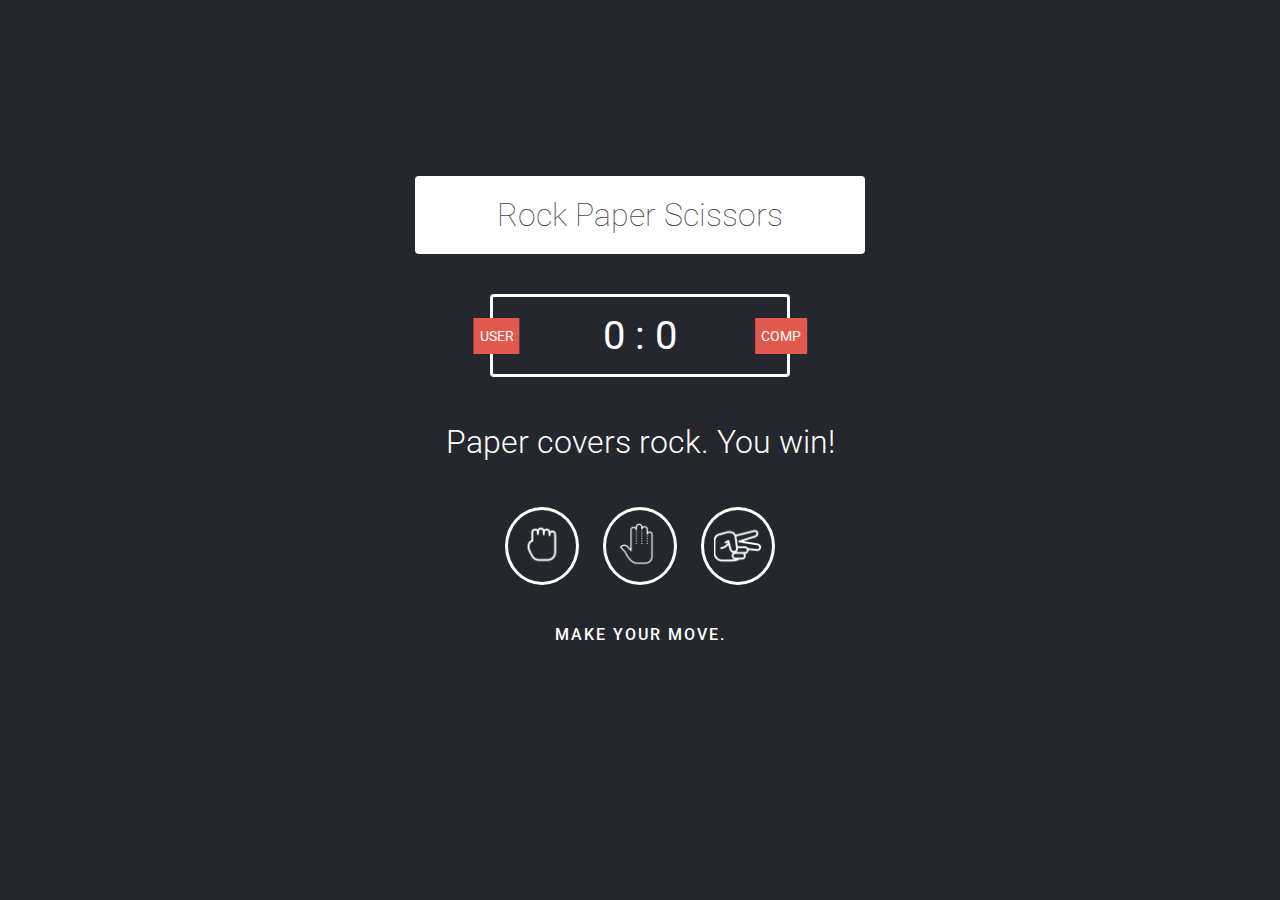
<file: 1. Rock Paper Scissors/index.html>
<!DOCTYPE html>
<html>

<head>
    <meta charset="utf-8>" />
    <!-- ADDED: Crucial for mobile responsiveness -->
    <meta name="viewport" content="width=device-width, initial-scale=1.0">
    <title>Rock Paper Scissors</title>
    <link rel="stylesheet" href="style.css" type="text/css" />
</head>

<body>
    <!-- NEW: Wrapper to contain all content and center it as one block -->
    <div class="main-content">
        <header>
            <h1>Rock Paper Scissors</h1>
        </header>
        <div class="score-board">
            <div id="user-label" class="badge">user</div>
            <div id="computer-label" class="badge">comp</div>
            <span id="user-score">0</span> : <span id="computer-score">0</span>
        </div>
        <div class="result">
            <p>Paper covers rock. You win!</p>
        </div>
        <div class="choices">
            <div id="rock" class="choice">
                <img width="48" height="48" src="1.png" />
            </div>
            <div id="paper" class="choice">
                <img width="48" height="48" src="2.png" />
            </div>
            <div id="scissors" class="choice">
                <img width="48" height="48" src="3.png" />
            </div>
            <p id="action-message">Make your move.</p>
        </div>
    </div>

    <!-- Audio elements (kept outside the main content block) -->
    <audio id="win-sound">
        <source src="win.mp3" type="audio/mpeg" />
    </audio>
    <audio id="lose-sound">
        <source src="lose.mp3" type="audio/mpeg" />
    </audio>
    <audio id="draw-sound">
        <source src="draw.mp3" type="audio/mpeg" />
    </audio>

    <script src="app.js" type="text/javascript"></script>
</body>

</html>
</file>
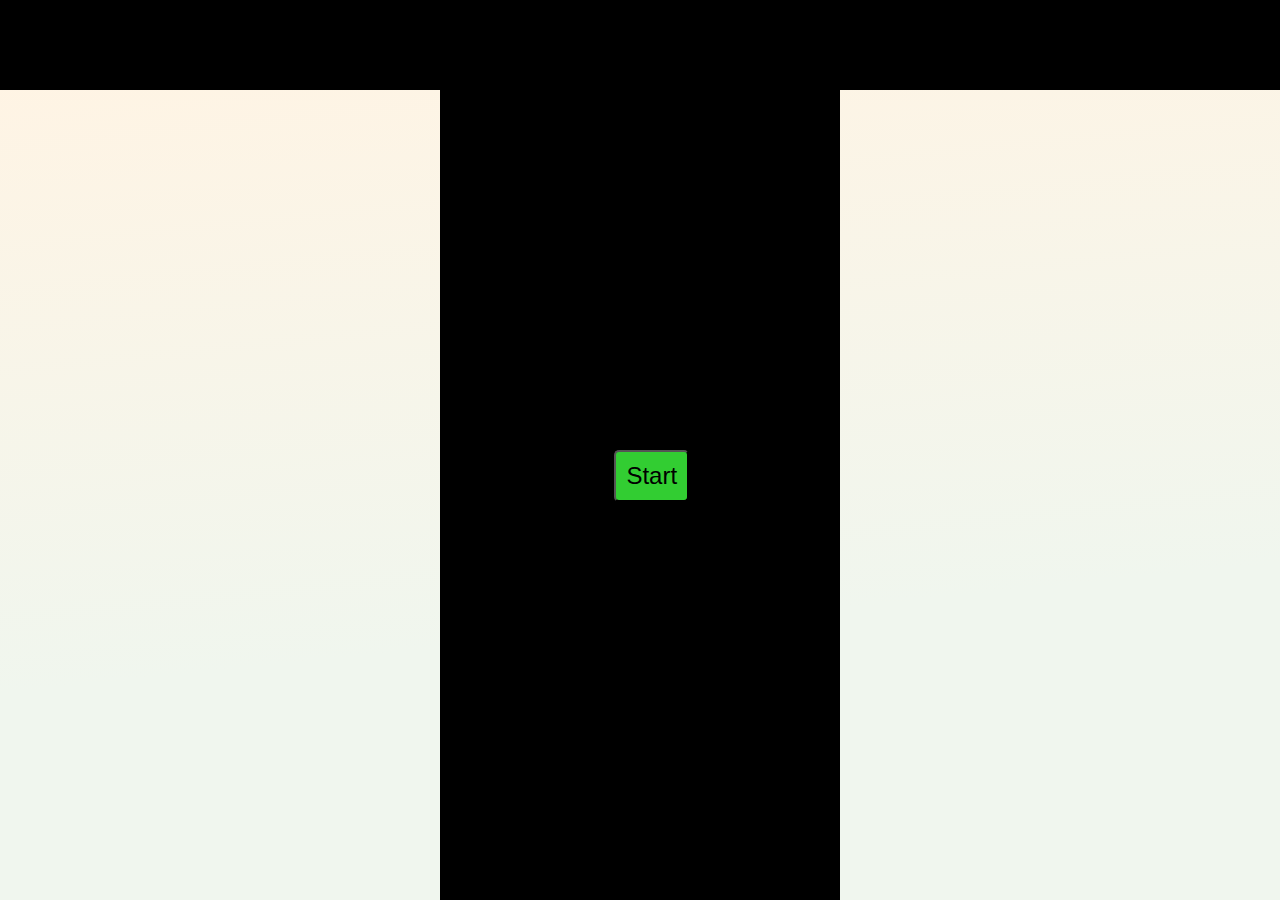
<file: 2. js-racing-main/index.html>
<!DOCTYPE html>
<html lang="en">
  <head>
    <link rel="stylesheet" href="styles.css" />
    <script src="script.js" defer></script>
    <meta charset="UTF-8" />
    <meta name="viewport" content="width=device-width, initial-scale=1.0" />
    <title>JavaScript Racing</title>
    <meta
      name="description"
      content="JavaScript Racing - A fun racing game built with JavaScript" />
  </head>
  <body>
    <div class="container">
      <div class="score"></div>
      <div class="game">
        <button class="start">Start</button>
        <div class="gameArea"></div>
      </div>
      <div id="pauseScreen" class="pauseScreen hide">
        <h2>Game Paused</h2>
        <p id="pauseScore">Score: 0</p>
      </div>
    </div>
  </body>
</html>
</file>
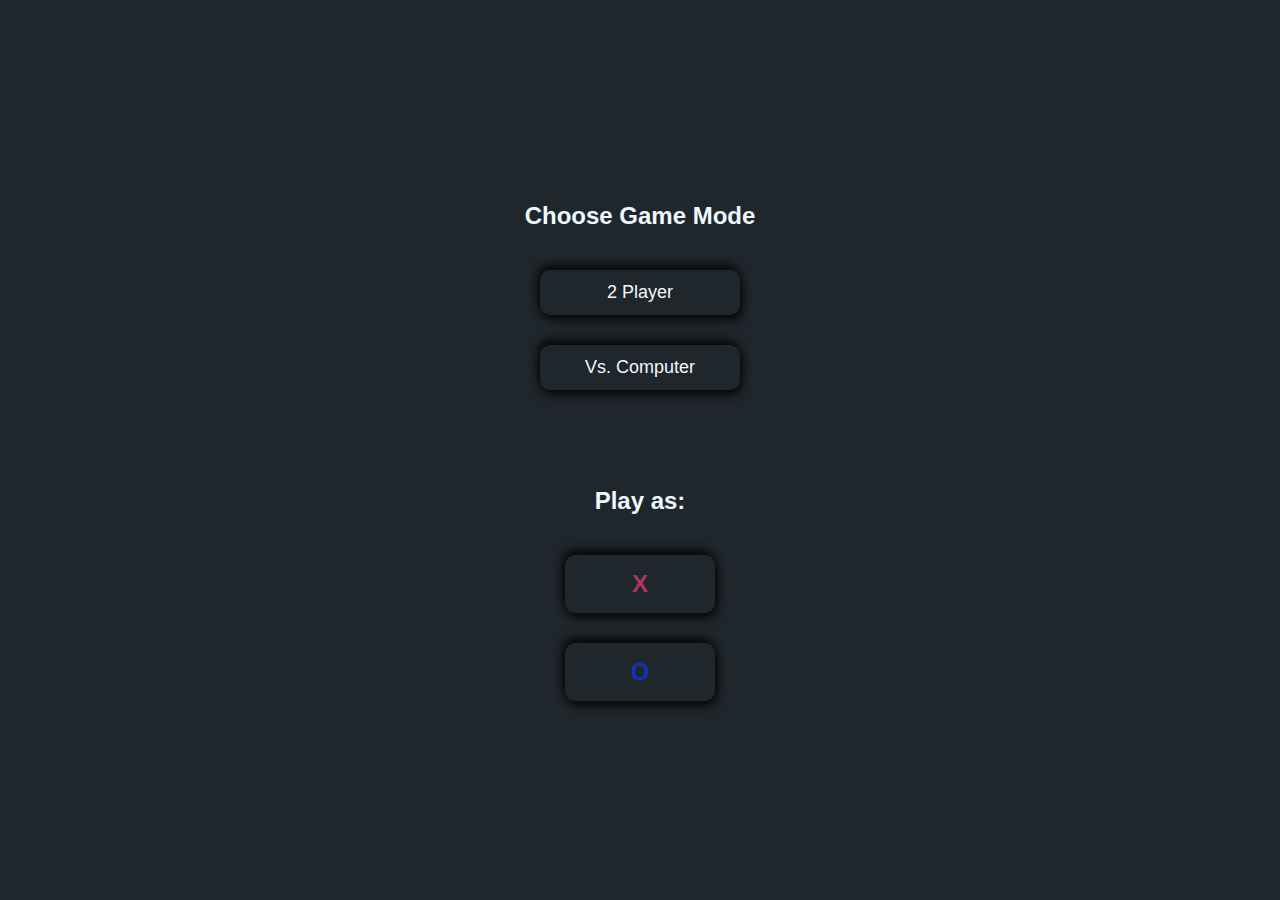
<file: 3. tic_tac_toe/index.html>
<!DOCTYPE html>
<html lang="en">
<head>
    <meta charset="UTF-8">
    <meta name="viewport" content="width=device-width, initial-scale=1.0">
    <title>Tic Tac Toe</title>
    <link rel="stylesheet" href="style.css">
</head>
<body>
    <div class="container">
        
        <div class="mode-selection">
            <h2 style="color: aliceblue; margin-bottom: 30px;">Choose Game Mode</h2>
            <button id="twoPlayerBtn" class="btn mode-btn">2 Player</button>
            <button id="vsComputerBtn" class="btn mode-btn" style="margin-top: 20px;">Vs. Computer</button>
        </div>

        <div class="symbol-selection hide-initially">
            <h2 style="color: aliceblue; margin-bottom: 30px;">Play as:</h2>
            <button id="chooseXBtn" class="btn symbol-btn" data-symbol="X">X</button>
            <button id="chooseOBtn" class="btn symbol-btn" data-symbol="O" style="margin-top: 20px;">O</button>
        </div>

        <div class="game-elements hide-initially">
            
            <div class="score-board">
                <div class="score-x">
                    X Score: <span id="scoreX">0</span>
                </div>
                <div class="score-o">
                    O Score: <span id="scoreO">0</span>
                </div>
            </div>
            
            <div class="turn">
             <div class="choose">
                <div class="turn1 b-s">X</div>
                <div class="turn2">O</div>
             </div>
            </div>
            
            <div class="game">
                <button class="boxes box1 hover"></button>
                <button class="boxes box2 hover"></button>
                <button class="boxes box3 hover"></button>
                <button class="boxes box4 hover"></button>
                <button class="boxes box5 hover"></button>
                <button class="boxes box6 hover"></button>
                <button class="boxes box7 hover"></button>
                <button class="boxes box8 hover"></button>
                <button class="boxes box9 hover"></button>
            </div>
            
            <div class="msg hide">
                Winner <span id="result"></span>
            </div>
            
            <div class="button-container">
                <button id="reset" class="btn">Reset</button>
                <button id="ng" class="btn">New Game</button>
            </div>

        </div>
    </div>
  <script src="script.js"></script>  
</body>
</html>
</file>
<file: 1. Rock Paper Scissors/style.css>
@import url("https://fonts.googleapis.com/css?family=Roboto:100,300,400,500,700");
@import url("https://fonts.googleapis.com/css?family=Source+Code+Pro:300,500");
html {
  box-sizing: border-box;
}
*,
*:before,
*:after {
  box-sizing: inherit;
}
* {
  margin: 0;
  padding: 0;
}
body {
  /* NEW: Flexbox for centering the entire game block vertically and horizontally */
  display: flex;
  justify-content: center; /* Center vertically */
  align-items: center; /* Center horizontally */
  min-height: 100vh; /* Ensure body takes full viewport height */
  background: #24272e;
  color: #fff;
  font-family: "Roboto", sans-serif;
  padding: 20px; /* Add padding for small screens */
}

/* NEW: Container for all game content to set max-width and keep it centered as a block */
.main-content {
    width: 100%;
    max-width: 450px; /* Limits the width on large screens (desktop) */
    text-align: center;
}

code {
  font-family: "Source Code Pro", monospace;
  font-size: 12px;
}
a {
  font-family: "Source Code Pro", monospace;
  color: #ffcc99;
}
a:hover {
  color: #ffba76;
}
header {
  background: #fff;
  padding: 20px;
  margin-bottom: 20px; /* Added spacing below header */
  border-radius: 4px; /* Added rounded corners for aesthetics */
}
header h1 {
  color: #444;
  text-align: center;
  font-weight: 100;
}
.score-board {
  border: 3px solid #fff;
  width: 300px;
  margin: 40px auto; /* Centered horizontally and provided spacing */
  font-size: 40px;
  border-radius: 4px;
  text-align: center;
  padding: 15px 20px;
  position: relative;
}
.badge {
  background: #e2584d;
  text-transform: uppercase;
  font-size: 14px;
  padding: 10px 6px;
}
#user-label {
  position: absolute;
  top: 50%;
  left: -5%;
  transform: translate(-10%, -50%);
}
#computer-label {
  position: absolute;
  top: 50%;
  right: -5%;
  transform: translate(10%, -50%);
}
.result {
  font-weight: 300;
  text-align: center;
  font-size: 32px;
  line-height: 40px;
}
.result p {
  line-height: 50px;
}
.choices {
  margin: 0 auto;
  text-align: center;
  padding: 40px 0;
}
.choice {
  display: inline-block;
  border: 3px solid #fff;
  border-radius: 50%;
  padding: 10px;
  margin: auto 10px;
  transition: all 0.3s ease;
}
.choice img {
  filter: invert(100%);
}
#action-message {
  text-align: center;
  font-weight: 500;
  text-transform: uppercase;
  letter-spacing: 2px;
  margin: 40px 0;
}
.winningStyles {
  border: 3px solid #4dcc7d;
  background-color: #043507;
  box-shadow: 0 0 20px #043507;
}
.losingStyles {
  border: 3px solid #c52e2e;
  background-color: #2e0303;
  box-shadow: 0 0 20px #2e0303;
}
.drawStyles {
  border: 3px solid #444;
  background-color: #222;
  box-shadow: 0 0 20px #222;
}
sup {
  margin: 0;
  padding: 0;
}
</file>
<file: 2. js-racing-main/styles.css>
* {
  margin: 0;
  padding: 0;
  box-sizing: border-box;
}

.container {
  background-image: linear-gradient(
    174.2deg,
    rgba(255, 244, 228, 1) 7.1%,
    rgba(240, 246, 238, 1) 67.4%
  );

  width: 100%;
  height: 100vh;
  overflow: hidden;
}

.hide {
  display: none;
}

.car,
.enemy {
  position: absolute;
  bottom: 100px;
  margin: auto;
  width: 50px;
  height: 100px;
  background-color: white;
  line-height: 38px;
  font-size: 1.7em;
  text-align: center;
  vertical-align: middle;
  background-image: url(car.png);
  background-size: cover;
  border-radius: 10px;
}

.line {
  position: absolute;
  height: 100px;
  width: 10px;
  margin-left: 195px;
  background-color: white;
}

.score {
  background-color: black;
  height: 10vh;
  text-align: center;
  color: white;
  font-size: 1.5em;
  font-family: fantasy;
  padding-top: 2rem;
}

.gameArea {
  background-color: black;
  width: 400px;
  height: 100vh;
  overflow: hidden;
  position: relative;
  margin: auto;
}

.start {
  position: absolute;
  background-color: limegreen;
  padding: 10px;
  border-radius: 5px;
  left: 48vw;
  top: 50vh;
  color: black;
  z-index: 1;
  text-align: center;
  font-size: 1.5em;
  cursor: pointer;
}

.start:hover {
  background-color: orangered;
  color: white;
  transform: scale(1.1);
}

.pauseScreen {
  position: absolute;
  top: 50%;
  left: 50%;
  transform: translate(-50%, -50%);
  background: rgba(244, 244, 44, 0.8);
  color: black;
  padding: 20px;
  border-radius: 5px;
  text-align: center;
  z-index: 2;
}

@keyframes fadeOut {
  from {
    opacity: 1;
  }
  to {
    opacity: 0;
  }
}

.fadeOut {
  animation-name: fadeOut;
  animation-duration: 1s;
  animation-fill-mode: forwards;
}

@media screen and (max-width: 500px) {
  .gameArea {
    width: 90%;
  }
  .startScreen {
    width: 90%;
    left: 5%;
  }
}
</file>
<file: 3. tic_tac_toe/style.css>
/* style.css */
*{
    margin: 0;
    padding: 0;
    box-sizing: border-box;
    font-family: 'Gill Sans', 'Gill Sans MT', Calibri, 'Trebuchet MS', sans-serif;
}
body{
    width: 100vw;
    height: 100vh;
    background: #000;
    display: flex;
    align-items: center;
    justify-content: center;
    background-color: rgb(31, 38, 44);
}

/* --- Container and Game Elements --- */
.container{
    width: 90vw; 
    height: 90vh;
    max-width: 450px; 
    padding: 2px 20px;
    position: relative;
    display: flex;
    flex-direction: column;
    align-items: center;
    justify-content: space-between;
}

.game-elements {
    width: 100%;
    height: 100%;
    display: flex;
    flex-direction: column;
    align-items: center;
}

.game{
    background-color: rgb(31, 38, 44);
    width: 100%;
    height: 60vw; 
    max-height: 400px;
    display:grid;
    grid-template-rows: 33% 33% 33%;
    grid-template-columns: 33% 33% 33%;
    gap: 10px; 
    margin-top: 10px; 
}
.boxes{
    background-color: transparent;
    /* Neumorphic shadow effect */
    box-shadow: 4px 4px 8px rgba(0,0,0,0.5),
    -4px -4px 8px rgba(47, 58, 68, 0.5); 
    color:rgb(17, 52, 182);
    font-size: 60px; 
    display: flex;
    align-items: center;
    justify-content: center;
    border: none;
    cursor: pointer;
    transition: all 0.1s ease;
}
.hover:hover{
    /* Inset shadow for the 'pressed' effect */
    box-shadow:inset 4px 4px 8px rgba(0,0,0,0.8),
               inset -4px -4px 8px rgba(47, 58, 68, 0.3);
}

/* --- Turn Indicator --- */
.turn{
    width: 100%;
    height: auto; 
    display: flex;
    align-items: center;
    justify-content: center;
    margin-bottom: 10px; 
}
.choose{
    width: 50%; 
    min-width: 120px;
    height: 50px;
    box-shadow: 4px 4px 8px rgba(0,0,0,0.5),
    -4px -4px 8px rgba(47, 58, 68, 0.5);
    border-radius: 10px;
    display: flex;
    align-items: center;
}
.turn1,.turn2{
    width: 50%;
    height: 100%;
    display: flex;
    align-items: center;
    justify-content: center;
    font-size: 20px;
    font-weight: 800;
    border-radius: 10px;
}
.turn1{
    color: rgb(174, 51, 96);
}
.turn2{
    color: rgb(17, 52, 182);
}
.b-s{
    /* Pressed state for the current turn/winning boxes */
    box-shadow:inset 2px 2px 5px rgba(0,0,0,0.8),
               inset -2px -2px 5px rgba(47, 58, 68, 0.3);
    font-size: 20px; 
}

/* --- Border Radius for Corner Boxes --- */
.box1{ border-radius:10px 0px 0px 0px ; }
.box3{ border-radius:0px 10px 0px 0px ; }
.box7{ border-radius:0px 0px 0px 10px ; }
.box9{ border-radius:0px 0px 10px 0px ; }

/* --- Message and Buttons --- */
.msg{
    width: 100%;
    height: auto;
    display: flex;
    align-items: center;
    justify-content:center;
    color: aliceblue;
    gap: 5px;
    font-size: 20px;
    padding: 15px 0;
}
.hide{
    display: none;
}
.btn{
    position: static;
    margin: 10px;
    width: 120px ; 
    padding: 12px 5px;
    background: transparent;
    border: none;
    box-shadow: 2px 5px 10px rgba(0,0,0,0.8),
    -2px -5px 10px rgba(0,0,0,0.8);
    border-radius: 10px;
    color: aliceblue;
    font-size: 15px;
    cursor: pointer;
}
.btn:hover{
    box-shadow:inset 2px 5px 10px rgba(0,0,0,0.8); 
    color:rgba(240, 248, 255, 0.438);
    font-size: small;
}
.button-container {
    width: 100%;
    display: flex;
    justify-content: space-around;
    padding: 20px 0;
    margin-top: auto; 
}

/* --- Scoreboard Styles --- */
.score-board {
    width: 100%;
    display: flex;
    justify-content: space-around;
    align-items: center;
    padding: 15px 0;
    margin-bottom: 15px; 
    font-size: 18px;
    color: aliceblue;
    background: transparent;
    box-shadow: 2px 5px 10px rgba(0,0,0,0.8),
    -2px -5px 10px rgba(0,0,0,0.8);
    border-radius: 10px;
}

.score-x {
    color: rgb(174, 51, 96); 
    font-weight: 700;
}

.score-o {
    color: rgb(17, 52, 182); 
    font-weight: 700;
}

/* --- Mode Selection & Symbol Selection Screens --- */
.hide-initially{
    display: none;
}
.mode-selection, .symbol-selection{
    width: 100%;
    height: 100%;
    display: flex;
    flex-direction: column;
    align-items: center;
    justify-content: center;
    text-align: center;
}
.mode-btn{
    width: 70%;
    max-width: 200px;
    font-size: 18px;
}
.symbol-btn {
    width: 70%;
    max-width: 150px;
    font-size: 24px; /* Larger font for the symbol buttons */
    padding: 15px 5px;
    font-weight: bold;
}
#chooseXBtn {
    color: rgb(174, 51, 96);
}
#chooseOBtn {
    color: rgb(17, 52, 182);
}


/* --- Desktop/Larger Screen Adjustments (Media Query) --- */
@media (min-width: 768px) {
    .container {
        width: 450px; 
        height: 600px; 
    }
    .game-elements {
        height: 100%;
    }
    .game {
        width: 400px; 
        height: 400px; 
        max-height: none;
        margin-bottom: 20px;
    }
    .boxes {
        font-size: 80px; 
    }
}
</file>
